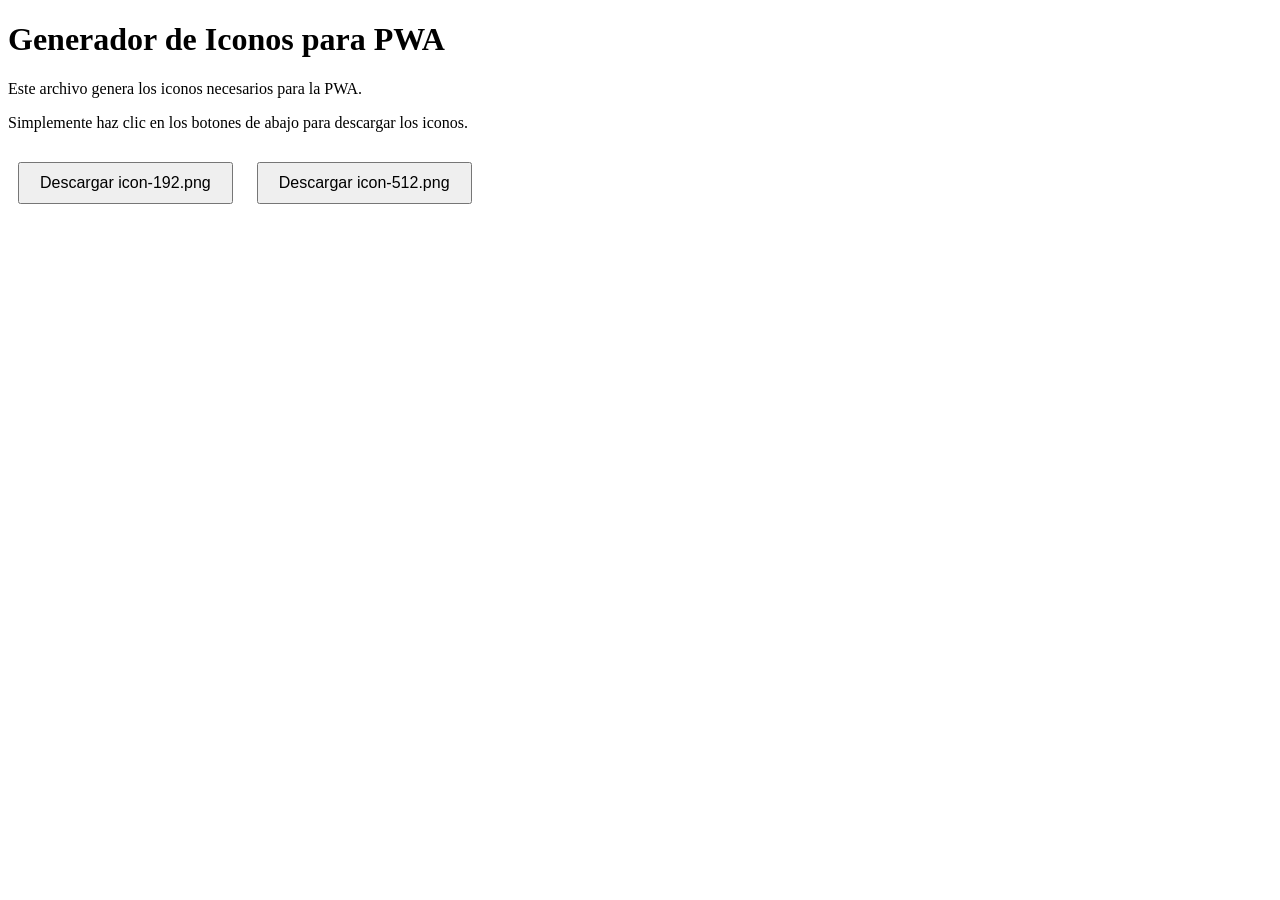
<file: generar-iconos.html>
<!DOCTYPE html>
<html lang="es">
<head>
    <meta charset="UTF-8">
    <title>Generar Iconos PWA</title>
</head>
<body>
    <h1>Generador de Iconos para PWA</h1>
    <p>Este archivo genera los iconos necesarios para la PWA.</p>
    <p>Simplemente haz clic en los botones de abajo para descargar los iconos.</p>
    
    <div style="margin: 20px 0;">
        <button onclick="generarIcono(192)" style="padding: 10px 20px; font-size: 16px; margin: 10px;">
            Descargar icon-192.png
        </button>
        <button onclick="generarIcono(512)" style="padding: 10px 20px; font-size: 16px; margin: 10px;">
            Descargar icon-512.png
        </button>
    </div>
    
    <canvas id="canvas" style="display: none;"></canvas>
    
    <script>
        function generarIcono(tamaño) {
            const canvas = document.getElementById('canvas');
            canvas.width = tamaño;
            canvas.height = tamaño;
            const ctx = canvas.getContext('2d');
            
            // Fondo azul con degradado
            const gradient = ctx.createLinearGradient(0, 0, tamaño, tamaño);
            gradient.addColorStop(0, '#2563eb');
            gradient.addColorStop(1, '#1e40af');
            ctx.fillStyle = gradient;
            ctx.fillRect(0, 0, tamaño, tamaño);
            
            // Dibujar icono de gráfica de barras (simplificado)
            const centerX = tamaño / 2;
            const centerY = tamaño / 2;
            const barWidth = tamaño * 0.08;
            const spacing = tamaño * 0.15;
            const maxHeight = tamaño * 0.4;
            
            // Color blanco para las barras
            ctx.fillStyle = '#ffffff';
            
            // Barra 1 (más baja)
            const bar1X = centerX - spacing * 1.5;
            const bar1Height = maxHeight * 0.6;
            ctx.fillRect(bar1X - barWidth / 2, centerY - bar1Height / 2, barWidth, bar1Height);
            
            // Barra 2 (media)
            const bar2X = centerX;
            const bar2Height = maxHeight * 0.9;
            ctx.fillRect(bar2X - barWidth / 2, centerY - bar2Height / 2, barWidth, bar2Height);
            
            // Barra 3 (alta)
            const bar3X = centerX + spacing * 1.5;
            const bar3Height = maxHeight;
            ctx.fillRect(bar3X - barWidth / 2, centerY - bar3Height / 2, barWidth, bar3Height);
            
            // Convertir a imagen y descargar
            canvas.toBlob(function(blob) {
                const url = URL.createObjectURL(blob);
                const link = document.createElement('a');
                link.href = url;
                link.download = `icon-${tamaño}.png`;
                link.click();
                URL.revokeObjectURL(url);
                alert(`✅ Icono icon-${tamaño}.png descargado. Guárdalo en la misma carpeta que index.html`);
            }, 'image/png');
        }
    </script>
</body>
</html>
</file>
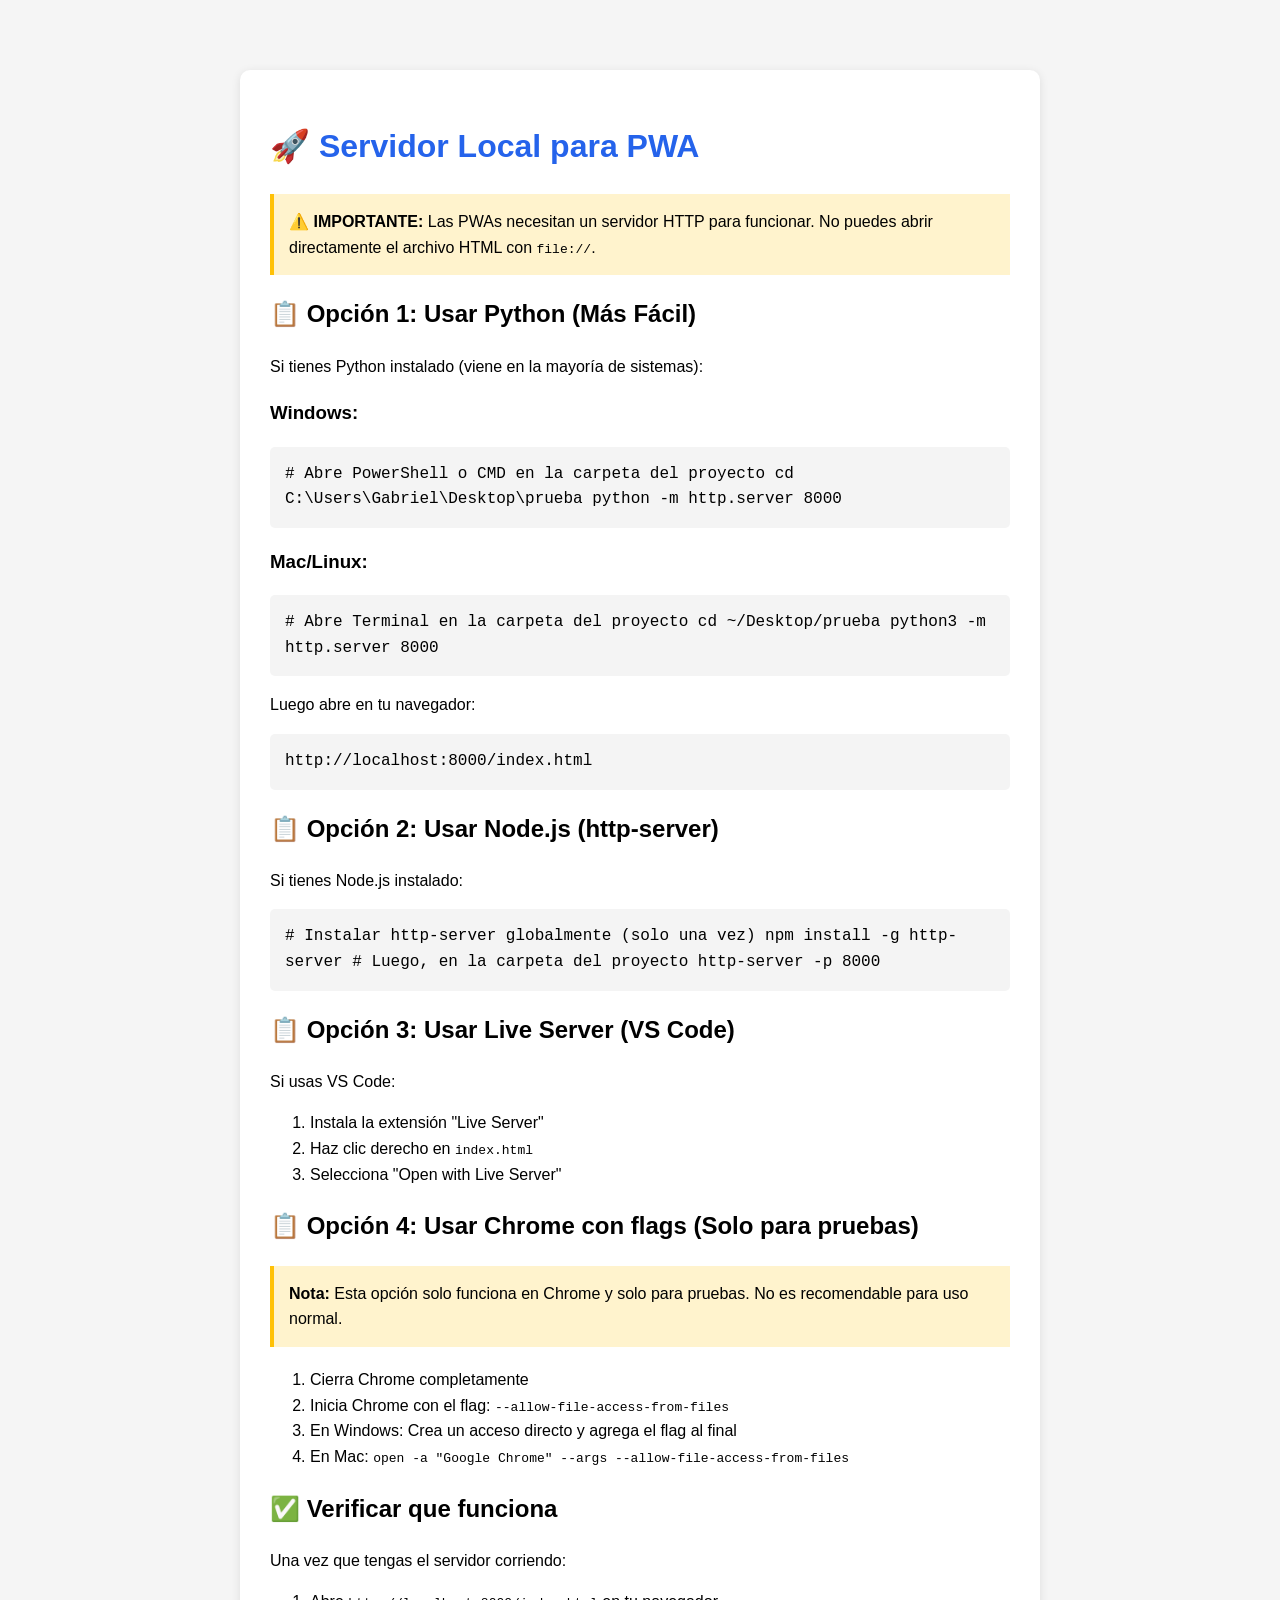
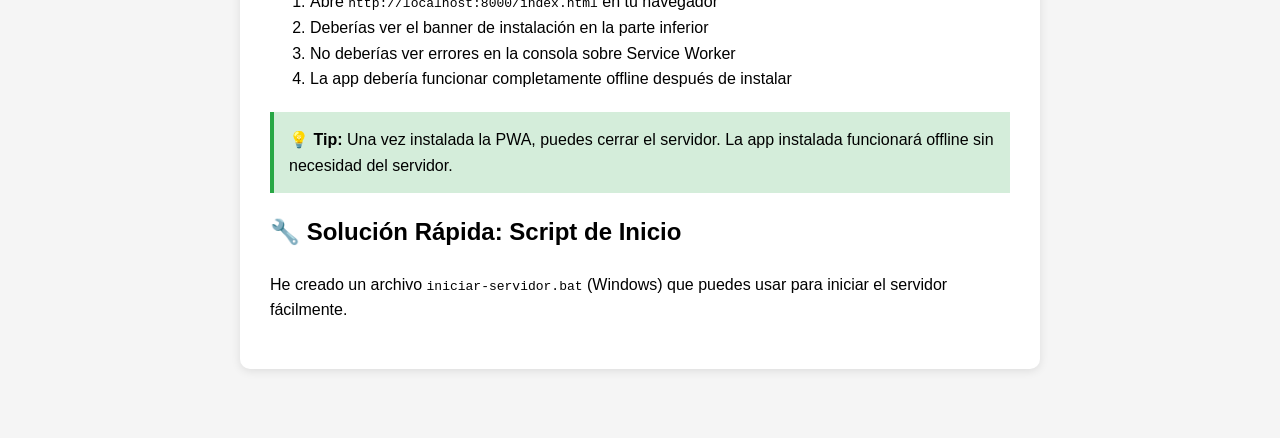
<file: servidor-local.html>
<!DOCTYPE html>
<html lang="es">
<head>
    <meta charset="UTF-8">
    <meta name="viewport" content="width=device-width, initial-scale=1.0">
    <title>Servidor Local - Instrucciones</title>
    <style>
        body {
            font-family: -apple-system, BlinkMacSystemFont, 'Segoe UI', Roboto, sans-serif;
            max-width: 800px;
            margin: 50px auto;
            padding: 20px;
            line-height: 1.6;
            background: #f5f5f5;
        }
        .container {
            background: white;
            padding: 30px;
            border-radius: 10px;
            box-shadow: 0 2px 10px rgba(0,0,0,0.1);
        }
        h1 { color: #2563eb; }
        .code {
            background: #f4f4f4;
            padding: 15px;
            border-radius: 5px;
            font-family: 'Courier New', monospace;
            margin: 10px 0;
            overflow-x: auto;
        }
        .warning {
            background: #fff3cd;
            border-left: 4px solid #ffc107;
            padding: 15px;
            margin: 20px 0;
        }
        .success {
            background: #d4edda;
            border-left: 4px solid #28a745;
            padding: 15px;
            margin: 20px 0;
        }
        button {
            background: #2563eb;
            color: white;
            border: none;
            padding: 12px 24px;
            border-radius: 5px;
            font-size: 16px;
            cursor: pointer;
            margin: 10px 5px;
        }
        button:hover {
            background: #1e40af;
        }
    </style>
</head>
<body>
    <div class="container">
        <h1>🚀 Servidor Local para PWA</h1>
        
        <div class="warning">
            <strong>⚠️ IMPORTANTE:</strong> Las PWAs necesitan un servidor HTTP para funcionar. 
            No puedes abrir directamente el archivo HTML con <code>file://</code>.
        </div>

        <h2>📋 Opción 1: Usar Python (Más Fácil)</h2>
        <p>Si tienes Python instalado (viene en la mayoría de sistemas):</p>
        
        <h3>Windows:</h3>
        <div class="code">
            # Abre PowerShell o CMD en la carpeta del proyecto
            cd C:\Users\Gabriel\Desktop\prueba
            python -m http.server 8000
        </div>
        
        <h3>Mac/Linux:</h3>
        <div class="code">
            # Abre Terminal en la carpeta del proyecto
            cd ~/Desktop/prueba
            python3 -m http.server 8000
        </div>
        
        <p>Luego abre en tu navegador:</p>
        <div class="code">
            http://localhost:8000/index.html
        </div>

        <h2>📋 Opción 2: Usar Node.js (http-server)</h2>
        <p>Si tienes Node.js instalado:</p>
        <div class="code">
            # Instalar http-server globalmente (solo una vez)
            npm install -g http-server
            
            # Luego, en la carpeta del proyecto
            http-server -p 8000
        </div>

        <h2>📋 Opción 3: Usar Live Server (VS Code)</h2>
        <p>Si usas VS Code:</p>
        <ol>
            <li>Instala la extensión "Live Server"</li>
            <li>Haz clic derecho en <code>index.html</code></li>
            <li>Selecciona "Open with Live Server"</li>
        </ol>

        <h2>📋 Opción 4: Usar Chrome con flags (Solo para pruebas)</h2>
        <div class="warning">
            <strong>Nota:</strong> Esta opción solo funciona en Chrome y solo para pruebas. 
            No es recomendable para uso normal.
        </div>
        <ol>
            <li>Cierra Chrome completamente</li>
            <li>Inicia Chrome con el flag: <code>--allow-file-access-from-files</code></li>
            <li>En Windows: Crea un acceso directo y agrega el flag al final</li>
            <li>En Mac: <code>open -a "Google Chrome" --args --allow-file-access-from-files</code></li>
        </ol>

        <h2>✅ Verificar que funciona</h2>
        <p>Una vez que tengas el servidor corriendo:</p>
        <ol>
            <li>Abre <code>http://localhost:8000/index.html</code> en tu navegador</li>
            <li>Deberías ver el banner de instalación en la parte inferior</li>
            <li>No deberías ver errores en la consola sobre Service Worker</li>
            <li>La app debería funcionar completamente offline después de instalar</li>
        </ol>

        <div class="success">
            <strong>💡 Tip:</strong> Una vez instalada la PWA, puedes cerrar el servidor. 
            La app instalada funcionará offline sin necesidad del servidor.
        </div>

        <h2>🔧 Solución Rápida: Script de Inicio</h2>
        <p>He creado un archivo <code>iniciar-servidor.bat</code> (Windows) que puedes usar para iniciar el servidor fácilmente.</p>
    </div>
</body>
</html>
</file>
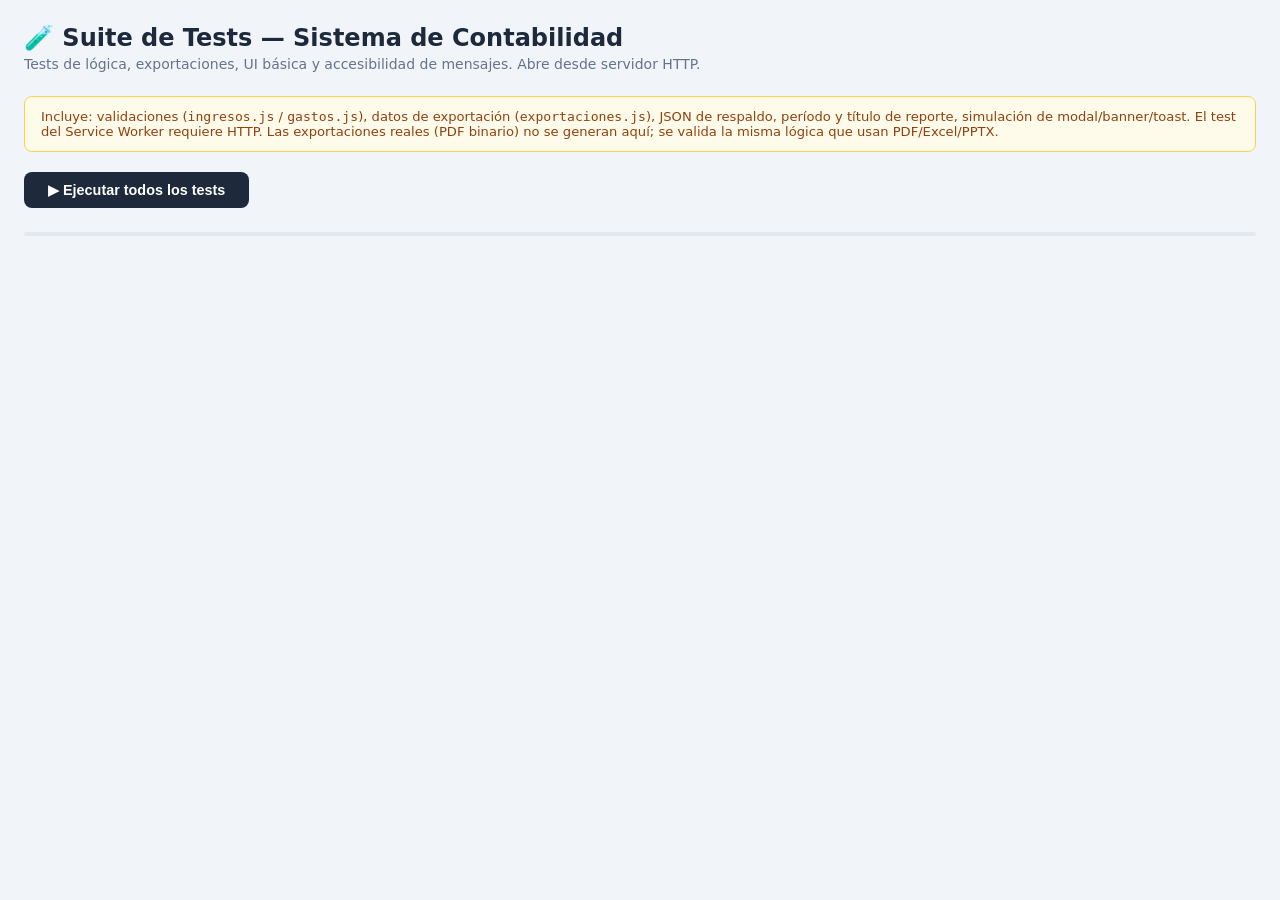
<file: tests/tests.html>
<!DOCTYPE html>
<html lang="es">
<head>
    <meta charset="UTF-8">
    <meta name="viewport" content="width=device-width, initial-scale=1.0">
    <title>Suite de Tests — Sistema de Contabilidad</title>
    <style>
        * { box-sizing: border-box; margin: 0; padding: 0; }
        body { font-family: 'Segoe UI', system-ui, sans-serif; background: #f1f5f9; color: #1e293b; padding: 24px; }
        h1 { font-size: 1.5rem; font-weight: 700; margin-bottom: 4px; }
        .subtitle { color: #64748b; font-size: 0.875rem; margin-bottom: 24px; }
        .summary { display: flex; gap: 12px; margin-bottom: 24px; flex-wrap: wrap; }
        .summary-box { background: white; border-radius: 10px; padding: 14px 20px; min-width: 120px; text-align: center; box-shadow: 0 1px 3px rgba(0,0,0,0.08); }
        .summary-box .num { font-size: 2rem; font-weight: 700; line-height: 1; }
        .summary-box .label { font-size: 0.75rem; color: #64748b; margin-top: 4px; }
        .num-pass { color: #10b981; }
        .num-fail { color: #ef4444; }
        .num-total { color: #3b82f6; }
        .suite { background: white; border-radius: 12px; margin-bottom: 16px; box-shadow: 0 1px 3px rgba(0,0,0,0.08); overflow: hidden; }
        .suite-header { padding: 14px 20px; font-weight: 600; font-size: 1rem; border-bottom: 1px solid #f1f5f9; display: flex; align-items: center; gap: 8px; }
        .suite-icon { font-size: 1.1rem; }
        .test-row { padding: 10px 20px; display: flex; align-items: flex-start; gap: 10px; border-bottom: 1px solid #f8fafc; font-size: 0.875rem; }
        .test-row:last-child { border-bottom: none; }
        .test-status { font-size: 1rem; flex-shrink: 0; margin-top: 1px; }
        .test-name { flex: 1; }
        .test-detail { color: #ef4444; font-size: 0.8rem; margin-top: 3px; font-family: monospace; background: #fff5f5; padding: 2px 6px; border-radius: 4px; }
        .btn-run { background: #1e293b; color: white; border: none; padding: 10px 24px; border-radius: 8px; font-size: 0.9rem; font-weight: 600; cursor: pointer; margin-bottom: 24px; }
        .btn-run:hover { background: #334155; }
        .running { opacity: 0.6; }
        .progress-bar { height: 4px; background: #e2e8f0; border-radius: 2px; margin-bottom: 20px; overflow: hidden; }
        .progress-fill { height: 100%; background: #10b981; transition: width 0.3s; border-radius: 2px; }
        .badge { display: inline-block; font-size: 0.7rem; font-weight: 700; padding: 2px 6px; border-radius: 10px; margin-left: 6px; }
        .badge-pass { background: #d1fae5; color: #065f46; }
        .badge-fail { background: #fee2e2; color: #991b1b; }
        .note { background: #fffbeb; border: 1px solid #fcd34d; border-radius: 8px; padding: 12px 16px; font-size: 0.82rem; color: #92400e; margin-bottom: 20px; }
    </style>
</head>
<body>

<h1>🧪 Suite de Tests — Sistema de Contabilidad</h1>
<p class="subtitle">Tests de lógica, exportaciones, UI básica y accesibilidad de mensajes. Abre desde servidor HTTP.</p>

<div class="note">
    Incluye: validaciones (<code>ingresos.js</code> / <code>gastos.js</code>), datos de exportación (<code>exportaciones.js</code>),
    JSON de respaldo, período y título de reporte, simulación de modal/banner/toast. El test del Service Worker requiere HTTP.
    Las exportaciones reales (PDF binario) no se generan aquí; se valida la misma lógica que usan PDF/Excel/PPTX.
</div>

<button class="btn-run" id="btn-run" onclick="runAllTests()">▶ Ejecutar todos los tests</button>

<div class="progress-bar"><div class="progress-fill" id="progress" style="width:0%"></div></div>

<div class="summary" id="summary" style="display:none">
    <div class="summary-box"><div class="num num-total" id="cnt-total">0</div><div class="label">Total</div></div>
    <div class="summary-box"><div class="num num-pass" id="cnt-pass">0</div><div class="label">Pasaron</div></div>
    <div class="summary-box"><div class="num num-fail" id="cnt-fail">0</div><div class="label">Fallaron</div></div>
    <div class="summary-box"><div class="num" id="cnt-skip" style="color:#f59e0b">0</div><div class="label">Omitidos</div></div>
</div>

<div id="results"></div>

<script src="../perfilManager.js"></script>
<script src="../ingresos.js"></script>
<script src="../gastos.js"></script>
<script src="../exportaciones.js"></script>

<script>
// ─────────────────────────────────────────────
// RUNNER MÍNIMO
// ─────────────────────────────────────────────
const _suites = [];
let _currentSuite = null;

function describe(nombre, fn) {
    _currentSuite = { nombre, tests: [] };
    _suites.push(_currentSuite);
    fn();
    _currentSuite = null;
}

function it(nombre, fn) {
    if (!_currentSuite) return;
    _currentSuite.tests.push({ nombre, fn });
}

function expect(valor) {
    return {
        toBe(esperado) {
            if (valor !== esperado) throw new Error(`esperado ${JSON.stringify(esperado)}, recibido ${JSON.stringify(valor)}`);
        },
        toEqual(esperado) {
            if (JSON.stringify(valor) !== JSON.stringify(esperado))
                throw new Error(`esperado ${JSON.stringify(esperado)}, recibido ${JSON.stringify(valor)}`);
        },
        toBeTruthy() {
            if (!valor) throw new Error(`esperado truthy, recibido ${JSON.stringify(valor)}`);
        },
        toBeFalsy() {
            if (valor) throw new Error(`esperado falsy, recibido ${JSON.stringify(valor)}`);
        },
        toBeGreaterThan(n) {
            if (!(valor > n)) throw new Error(`esperado > ${n}, recibido ${valor}`);
        },
        toBeGreaterThanOrEqual(n) {
            if (!(valor >= n)) throw new Error(`esperado >= ${n}, recibido ${valor}`);
        },
        toBeLessThan(n) {
            if (!(valor < n)) throw new Error(`esperado < ${n}, recibido ${valor}`);
        },
        toContain(sub) {
            if (!String(valor).includes(String(sub))) throw new Error(`"${valor}" no contiene "${sub}"`);
        },
        toBeNull() {
            if (valor !== null) throw new Error(`esperado null, recibido ${JSON.stringify(valor)}`);
        },
        toBeArray() {
            if (!Array.isArray(valor)) throw new Error(`esperado array, recibido ${typeof valor}`);
        },
        toHaveLength(n) {
            if (!valor || valor.length !== n) throw new Error(`esperado longitud ${n}, recibido ${valor ? valor.length : 'undefined'}`);
        },
        toMatch(regex) {
            if (!regex.test(String(valor))) throw new Error(`"${valor}" no coincide con ${regex}`);
        }
    };
}

async function runAllTests() {
    const btn = document.getElementById('btn-run');
    btn.disabled = true;
    btn.textContent = '⏳ Ejecutando...';

    const resultsEl = document.getElementById('results');
    resultsEl.innerHTML = '';

    let totalPass = 0, totalFail = 0, totalSkip = 0, totalAll = 0;
    const allTests = _suites.reduce((acc, s) => acc + s.tests.length, 0);

    for (const suite of _suites) {
        const suiteEl = document.createElement('div');
        suiteEl.className = 'suite';

        const headerEl = document.createElement('div');
        headerEl.className = 'suite-header';
        headerEl.innerHTML = `<span class="suite-icon">📋</span> ${escHtml(suite.nombre)}`;
        suiteEl.appendChild(headerEl);

        let suitePass = 0, suiteFail = 0;

        for (const test of suite.tests) {
            totalAll++;
            const rowEl = document.createElement('div');
            rowEl.className = 'test-row';

            try {
                const result = test.fn();
                if (result && typeof result.then === 'function') await result;

                totalPass++; suitePass++;
                rowEl.innerHTML = `<span class="test-status">✅</span><span class="test-name">${escHtml(test.nombre)}</span>`;
            } catch (err) {
                if (err && err.message && err.message.startsWith('SKIP:')) {
                    totalSkip++;
                    rowEl.innerHTML = `<span class="test-status">⏭️</span><span class="test-name">${escHtml(test.nombre)} <em style="color:#94a3b8;font-size:0.8rem">${escHtml(err.message.replace('SKIP:','').trim())}</em></span>`;
                } else {
                    totalFail++; suiteFail++;
                    rowEl.innerHTML = `
                        <span class="test-status">❌</span>
                        <div class="test-name">
                            ${escHtml(test.nombre)}
                            <div class="test-detail">${escHtml(err && err.message ? err.message : String(err))}</div>
                        </div>`;
                }
            }

            suiteEl.appendChild(rowEl);
            document.getElementById('progress').style.width = ((totalAll / allTests) * 100) + '%';
            await tick();
        }

        const badge = suitePass === suite.tests.length - 0
            ? `<span class="badge badge-pass">${suitePass}/${suite.tests.length}</span>`
            : `<span class="badge badge-fail">${suiteFail} fallaron</span>`;
        headerEl.innerHTML = `<span class="suite-icon">📋</span> ${escHtml(suite.nombre)} ${badge}`;

        resultsEl.appendChild(suiteEl);
    }

    document.getElementById('cnt-total').textContent = totalAll;
    document.getElementById('cnt-pass').textContent = totalPass;
    document.getElementById('cnt-fail').textContent = totalFail;
    document.getElementById('cnt-skip').textContent = totalSkip;
    document.getElementById('summary').style.display = 'flex';
    document.getElementById('progress').style.width = '100%';
    document.getElementById('progress').style.background = totalFail > 0 ? '#ef4444' : '#10b981';

    btn.disabled = false;
    btn.textContent = '▶ Ejecutar de nuevo';
}

function tick() { return new Promise(r => setTimeout(r, 0)); }
function escHtml(s) { return String(s).replace(/&/g,'&amp;').replace(/</g,'&lt;').replace(/>/g,'&gt;').replace(/"/g,'&quot;'); }
function skipSi(cond, motivo) { if (cond) throw new Error('SKIP: ' + motivo); }

// ─────────────────────────────────────────────
// HELPERS MOCK — replica la lógica pura de app.js
// (no necesitamos DOM para estas funciones)
// ─────────────────────────────────────────────
function obtenerFechaLocal() {
    const ahora = new Date();
    const año = ahora.getFullYear();
    const mes = String(ahora.getMonth() + 1).padStart(2, '0');
    const dia = String(ahora.getDate()).padStart(2, '0');
    return `${año}-${mes}-${dia}`;
}

function formatearMoneda(monto) {
    return new Intl.NumberFormat('es-MX', { style: 'currency', currency: 'MXN', minimumFractionDigits: 2 }).format(monto);
}

function formatearFecha(fecha) {
    return new Date(fecha + 'T00:00:00').toLocaleDateString('es-ES', { year: 'numeric', month: 'long', day: 'numeric' });
}

function normalizarCategoria(cat) { return (cat || '').toString().trim().toLowerCase(); }

function obtenerMontoIngreso(ingreso) {
    if (typeof ingreso.monto === 'number' && Number.isFinite(ingreso.monto)) return ingreso.monto;
    const m = Number(ingreso.monto);
    if (Number.isFinite(m)) return m;
    const t = Number(ingreso.total);
    if (Number.isFinite(t)) return t;
    const c = Number(ingreso.cantidad), p = Number(ingreso.precio);
    if (Number.isFinite(c) && Number.isFinite(p)) return c * p;
    return 0;
}

// ─────────────────────────────────────────────
// SUITE 1 — Ingresos: lógica de validación
// ─────────────────────────────────────────────
describe('Ingresos — validaciones', () => {
    const VI = window.ModIngresos.validarIngreso;

    it('acepta un ingreso válido', () => {
        expect(VI('2026-01-15', 'Venta producto', 500)).toBeNull();
    });

    it('rechaza monto = 0', () => {
        expect(VI('2026-01-15', 'Test', 0)).toBeTruthy();
    });

    it('rechaza monto negativo', () => {
        expect(VI('2026-01-15', 'Test', -100)).toBeTruthy();
    });

    it('rechaza descripción vacía', () => {
        expect(VI('2026-01-15', '', 100)).toBeTruthy();
    });

    it('rechaza descripción solo espacios', () => {
        expect(VI('2026-01-15', '   ', 100)).toBeTruthy();
    });

    it('rechaza fecha inválida (string vacío)', () => {
        expect(VI('', 'Test', 100)).toBeTruthy();
    });

    it('rechaza fecha inválida (texto no fecha)', () => {
        expect(VI('no-es-fecha', 'Test', 100)).toBeTruthy();
    });

    it('rechaza fecha futura', () => {
        const futuro = new Date();
        futuro.setDate(futuro.getDate() + 5);
        const fechaFutura = futuro.toISOString().split('T')[0];
        expect(VI(fechaFutura, 'Test', 100)).toBeTruthy();
    });

    it('acepta fecha de hoy (no es futura)', () => {
        expect(VI(obtenerFechaLocal(), 'Test hoy', 200)).toBeNull();
    });
});

// ─────────────────────────────────────────────
// SUITE 2 — Gastos: lógica de validación
// ─────────────────────────────────────────────
describe('Gastos — validaciones', () => {
    const VG = window.ModGastos.validarGasto;

    it('acepta un gasto válido', () => {
        expect(VG('2026-02-10', 'Compra insumos', 300)).toBeNull();
    });

    it('rechaza monto = 0', () => {
        expect(VG('2026-02-10', 'Test', 0)).toBeTruthy();
    });

    it('rechaza descripción vacía', () => {
        expect(VG('2026-02-10', '', 50)).toBeTruthy();
    });

    it('rechaza fecha futura', () => {
        const futuro = new Date();
        futuro.setDate(futuro.getDate() + 1);
        expect(VG(futuro.toISOString().split('T')[0], 'Test', 50)).toBeTruthy();
    });

    it('rechaza fecha inválida', () => {
        expect(VG('2026-13-45', 'Test', 50)).toBeTruthy();
    });
});

// ─────────────────────────────────────────────
// SUITE 3 — Cálculo de montos
// ─────────────────────────────────────────────
describe('Cálculo de montos (obtenerMontoIngreso)', () => {
    it('usa campo monto si existe', () => {
        expect(obtenerMontoIngreso({ monto: 1500 })).toBe(1500);
    });

    it('usa campo total como fallback', () => {
        expect(obtenerMontoIngreso({ total: 800 })).toBe(800);
    });

    it('calcula cantidad × precio como fallback', () => {
        expect(obtenerMontoIngreso({ cantidad: 3, precio: 200 })).toBe(600);
    });

    it('retorna 0 si no hay dato numérico', () => {
        expect(obtenerMontoIngreso({ descripcion: 'sin monto' })).toBe(0);
    });

    it('retorna 0 si monto es NaN', () => {
        expect(obtenerMontoIngreso({ monto: 'abc' })).toBe(0);
    });

    it('acepta montos decimales', () => {
        expect(obtenerMontoIngreso({ monto: 99.99 })).toBe(99.99);
    });
});

// ─────────────────────────────────────────────
// SUITE 4 — Formato de moneda y fechas
// ─────────────────────────────────────────────
describe('Formateo — moneda y fechas', () => {
    it('formatea moneda en MXN', () => {
        const resultado = formatearMoneda(1500);
        expect(resultado).toContain('1');
        expect(resultado).toContain('500');
    });

    it('formatea fecha YYYY-MM-DD a texto legible', () => {
        const resultado = formatearFecha('2026-01-15');
        expect(resultado).toContain('2026');
        expect(resultado).toContain('15');
    });

    it('formatearMoneda con 0 produce resultado sin error', () => {
        const resultado = formatearMoneda(0);
        expect(typeof resultado).toBe('string');
        expect(resultado.length).toBeGreaterThan(0);
    });
});

// ─────────────────────────────────────────────
// SUITE 5 — Normalización de categorías
// ─────────────────────────────────────────────
describe('Normalización de categorías', () => {
    it('normaliza a minúsculas', () => {
        expect(normalizarCategoria('INVENTARIO')).toBe('inventario');
    });

    it('hace trim de espacios', () => {
        expect(normalizarCategoria('  sueldos  ')).toBe('sueldos');
    });

    it('retorna string vacío para null', () => {
        expect(normalizarCategoria(null)).toBe('');
    });

    it('retorna string vacío para undefined', () => {
        expect(normalizarCategoria(undefined)).toBe('');
    });

    it('acepta categorías personalizadas', () => {
        expect(normalizarCategoria('Mi Categoría Custom')).toBe('mi categoría custom');
    });
});

// ─────────────────────────────────────────────
// SUITE 6 — PerfilManager: operaciones en memoria
// (sin IndexedDB — usa solo la lógica de localStorage mock)
// ─────────────────────────────────────────────
describe('PerfilManager — lógica de perfiles', () => {
    const PM = window.PerfilManager;

    it('PerfilManager está disponible', () => {
        expect(typeof PM).toBe('object');
        expect(typeof PM.crearPerfil).toBe('function');
    });

    it('crearPerfil genera un objeto con id, nombre y createdAt', () => {
        const p = PM.crearPerfil('Tesorería Test');
        expect(typeof p.id).toBe('string');
        expect(p.nombre).toBe('Tesorería Test');
        expect(typeof p.createdAt).toBe('string');
        // Limpiar: eliminar el perfil de la lista
        PM.eliminarPerfilDeLista(p.id);
    });

    it('crearPerfil con nombre vacío asigna "Sin nombre"', () => {
        const p = PM.crearPerfil('');
        expect(p.nombre).toBe('Sin nombre');
        PM.eliminarPerfilDeLista(p.id);
    });

    it('leerPerfiles retorna un array', () => {
        const lista = PM.leerPerfiles();
        expect(Array.isArray(lista)).toBe(true);
    });

    it('crearPerfil agrega el perfil a la lista', () => {
        const antes = PM.leerPerfiles().length;
        const p = PM.crearPerfil('Perfil Temp');
        const despues = PM.leerPerfiles().length;
        expect(despues).toBe(antes + 1);
        PM.eliminarPerfilDeLista(p.id);
    });

    it('eliminarPerfilDeLista remueve el perfil', () => {
        const p = PM.crearPerfil('A eliminar');
        PM.eliminarPerfilDeLista(p.id);
        const encontrado = PM.leerPerfiles().find(x => x.id === p.id);
        expect(encontrado).toBeFalsy();
    });

    it('perfilPorId retorna null si no existe', () => {
        const resultado = PM.perfilPorId('id-que-no-existe-xyz-999');
        expect(resultado).toBeNull();
    });

    it('perfilPorId encuentra un perfil existente', () => {
        const p = PM.crearPerfil('Buscar este');
        const encontrado = PM.perfilPorId(p.id);
        expect(encontrado).toBeTruthy();
        expect(encontrado.nombre).toBe('Buscar este');
        PM.eliminarPerfilDeLista(p.id);
    });

    it('slugCachePerfil genera slug URL-safe', () => {
        const slug = PM.slugCachePerfil('p_1234', 'Tesorería Oaxaca');
        expect(slug).toContain('tesoreria');
        expect(slug).not.toContain(' ');
        expect(slug).not.toContain('í');
    });

    it('slugCachePerfil con nombre vacío usa el id', () => {
        const slug = PM.slugCachePerfil('p_abc123', '');
        expect(slug.length).toBeGreaterThan(0);
    });

    it('nombreStoreVentas genera nombre correcto', () => {
        const nombre = PM.nombreStoreVentas('p_12345');
        expect(nombre).toBe('ventas_perfil_p_12345');
    });

    it('nombreStoreGastos genera nombre correcto', () => {
        const nombre = PM.nombreStoreGastos('p_12345');
        expect(nombre).toBe('gastos_perfil_p_12345');
    });

    it('sanitizarIdStore reemplaza caracteres no permitidos', () => {
        const resultado = PM.sanitizarIdStore('id con espacios!');
        expect(resultado).not.toContain(' ');
        expect(resultado).not.toContain('!');
    });
});

// ─────────────────────────────────────────────
// SUITE 7 — Migración de datos legacy
// ─────────────────────────────────────────────
describe('Migración legacy localStorage', () => {
    const PM = window.PerfilManager;
    const LS_KEY = 'contabilidad_migracion_perfiles_v1';

    it('migrarListaPerfilesYLegacyLS no lanza excepciones', () => {
        // Guardar estado previo para no contaminar
        const prev = localStorage.getItem(LS_KEY);
        try {
            localStorage.removeItem(LS_KEY);
            let threw = false;
            try { PM.migrarListaPerfilesYLegacyLS(); } catch { threw = true; }
            expect(threw).toBe(false);
        } finally {
            // Restaurar
            if (prev !== null) localStorage.setItem(LS_KEY, prev);
        }
    });

    it('después de migrar, existe al menos un perfil', () => {
        const lista = PM.leerPerfiles();
        expect(lista.length).toBeGreaterThanOrEqual(1);
    });

    it('claveLSVentas y claveLSGastos generan claves distintas para el mismo perfil', () => {
        const kv = PM.claveLSVentas('default');
        const kg = PM.claveLSGastos('default');
        expect(kv).not.toBe(kg);
    });
});

// ─────────────────────────────────────────────
// SUITE 8 — Exportaciones: validaciones de estructura JSON
// ─────────────────────────────────────────────
describe('Exportaciones — validación de estructura JSON', () => {
    function validarEstructuraImport(datos) {
        if (!datos || typeof datos !== 'object') return 'No es un objeto';
        if (!Array.isArray(datos.ventas)) return 'ventas no es array';
        if (!Array.isArray(datos.gastos)) return 'gastos no es array';
        return null;
    }

    it('acepta estructura JSON válida (schema v3)', () => {
        const datos = {
            ventas: [{ id: 1, fecha: '2026-01-01', descripcion: 'Test', monto: 100 }],
            gastos: [],
            schema: 'contabilidad-multi-perfil-v1',
            version: '3.0'
        };
        expect(validarEstructuraImport(datos)).toBeNull();
    });

    it('rechaza JSON sin campo ventas', () => {
        const err = validarEstructuraImport({ gastos: [] });
        expect(err).toBeTruthy();
    });

    it('rechaza JSON sin campo gastos', () => {
        const err = validarEstructuraImport({ ventas: [] });
        expect(err).toBeTruthy();
    });

    it('rechaza JSON nulo', () => {
        const err = validarEstructuraImport(null);
        expect(err).toBeTruthy();
    });

    it('acepta arrays vacíos (perfil sin registros)', () => {
        const err = validarEstructuraImport({ ventas: [], gastos: [] });
        expect(err).toBeNull();
    });

    it('deduplicación por ID: no duplica registros existentes', () => {
        const actuales = [
            { id: 1, descripcion: 'Existente', monto: 100 },
            { id: 2, descripcion: 'Otro', monto: 200 }
        ];
        const nuevos = [
            { id: 2, descripcion: 'Duplicado', monto: 999 },
            { id: 3, descripcion: 'Nuevo real', monto: 50 }
        ];
        const idsActuales = new Set(actuales.map(v => v.id));
        const filtrados = nuevos.filter(v => !idsActuales.has(v.id));
        expect(filtrados.length).toBe(1);
        expect(filtrados[0].id).toBe(3);
    });
});

// ─────────────────────────────────────────────
// SUITE 9 — Service Worker: versión de caché
// ─────────────────────────────────────────────
describe('Service Worker — versión de caché', () => {
    it('la versión de caché es accesible vía fetch del SW', async () => {
        skipSi(location.protocol === 'file:', 'requiere servidor HTTP para fetch del SW');
        const resp = await fetch('../service-worker.js');
        skipSi(!resp.ok, 'no se pudo cargar service-worker.js');
        const texto = await resp.text();
        const match = texto.match(/APP_CACHE_VERSION\s*=\s*['"](\d+)['"]/);
        expect(match).toBeTruthy();
        const version = parseInt(match[1], 10);
        expect(version).toBeGreaterThanOrEqual(4);
    });
});

// ─────────────────────────────────────────────
// SUITE 10 — Mensajes de error y confirmaciones
// ─────────────────────────────────────────────
describe('Mensajes de error — textos esperados', () => {
    const VI = window.ModIngresos.validarIngreso;
    const VG = window.ModGastos.validarGasto;

    it('validación de ingreso con monto 0 produce mensaje de error', () => {
        const err = VI('2026-01-01', 'Test', 0);
        expect(err).toBe('El monto debe ser mayor a cero');
    });

    it('validación de gasto con descripción vacía produce mensaje de error', () => {
        const err = VG('2026-01-01', '', 100);
        expect(err).toBe('La descripción no puede estar vacía');
    });

    it('ingreso válido no produce mensaje de error', () => {
        expect(VI('2026-01-01', 'Ingreso real', 500)).toBeNull();
    });

    it('fecha de hoy es válida (no futura)', () => {
        const hoy = obtenerFechaLocal();
        expect(VI(hoy, 'Hoy', 1)).toBeNull();
    });

    it('monto 0.01 es válido (mayor que cero)', () => {
        expect(VI('2026-01-01', 'Mínimo', 0.01)).toBeNull();
    });
});

// ─────────────────────────────────────────────
// SUITE 11 — Exportaciones: período, título y pie (PDF/Excel/PPTX comparten lógica)
// ─────────────────────────────────────────────
describe('Exportaciones — período, título y pie', () => {
    const ME = window.ModExportaciones;
    const TEXTO_PIE_APP = 'Generado con Sistema de Contabilidad — 100% offline';

    function depsMock(ventas, gastos) {
        return {
            getVentas: () => ventas,
            getGastos: () => gastos,
            formatearFecha: formatearFecha,
            TEXTO_PIE_FORMAL_EXPORT: TEXTO_PIE_APP,
            getNombrePerfil: () => 'Tesorería Demo',
            getPerfilId: () => 'p_demo_1'
        };
    }

    it('TITULO_REPORTE es el encabezado unificado de reportes', () => {
        expect(ME.TITULO_REPORTE).toContain('Reporte de Contabilidad');
    });

    it('texto de período con rango explícito incluye ambas fechas formateadas', () => {
        const v = [{ id: 1, fecha: '2026-03-01', descripcion: 'A', precio: 10, cantidad: 1, total: 10 }];
        const g = [];
        const d = depsMock(v, g);
        const vf = ME.filtrarRegistrosPorFecha(v, (x) => x.fecha, '2026-03-01', '2026-03-15');
        const gf = ME.filtrarRegistrosPorFecha(g, (x) => x.fecha, '2026-03-01', '2026-03-15');
        const texto = ME.obtenerTextoPeriodoPdf(d, '2026-03-01', '2026-03-15', v, g, vf, gf);
        expect(texto.indexOf('Período:')).toBe(0);
        expect(texto).toContain('2026');
    });

    it('sin movimientos: período indica ausencia de datos', () => {
        const d = depsMock([], []);
        const texto = ME.obtenerTextoPeriodoPdf(d, '', '', [], [], [], []);
        expect(texto).toBe('Período: sin movimientos registrados');
    });

    it('pie de exportación coincide con el usado en la app (deps)', () => {
        const d = depsMock([], []);
        expect(d.TEXTO_PIE_FORMAL_EXPORT).toBe(TEXTO_PIE_APP);
    });
});

// ─────────────────────────────────────────────
// SUITE 12 — Exportaciones: JSON y metadatos
// ─────────────────────────────────────────────
describe('Exportaciones — JSON de respaldo (metadatos)', () => {
    const ME = window.ModExportaciones;

    it('payload incluye schema, version, perfilId, perfilNombre, exportadoEn', () => {
        const deps = {
            getVentas: () => [{ id: 1, fecha: '2026-01-01', descripcion: 'V', precio: 1, cantidad: 1, total: 1 }],
            getGastos: () => [],
            getPerfilId: () => 'p_test_99',
            getNombrePerfil: () => 'Mi Tesorería'
        };
        const p = ME.construirPayloadBackupJSON(deps);
        expect(p.schema).toBe(ME.JSON_SCHEMA);
        expect(p.version).toBe(ME.JSON_VERSION);
        expect(p.perfilId).toBe('p_test_99');
        expect(p.perfilNombre).toBe('Mi Tesorería');
        expect(p.totalVentas).toBe(1);
        expect(p.totalGastos).toBe(0);
        expect(p.exportadoEn).toMatch(/^\d{4}-\d{2}-\d{2}T/);
        expect(Array.isArray(p.ventas)).toBe(true);
        expect(Array.isArray(p.gastos)).toBe(true);
    });
});

// ─────────────────────────────────────────────
// SUITE 13 — Exportaciones: tablas = todos los registros del perfil (sin filtro de fechas)
// ─────────────────────────────────────────────
describe('Exportaciones — registros en tablas (perfil activo)', () => {
    const ME = window.ModExportaciones;

    it('sin filtro de fechas, incluye todos los ingresos y gastos', () => {
        const ventas = [
            { id: 1, fecha: '2026-01-10', descripcion: 'A', precio: 100, cantidad: 1, total: 100 },
            { id: 2, fecha: '2026-02-20', descripcion: 'B', precio: 200, cantidad: 1, total: 200 }
        ];
        const gastos = [{ id: 3, fecha: '2026-01-15', descripcion: 'G', monto: 50, categoria: 'x' }];
        const vf = ME.filtrarRegistrosPorFecha(ventas, (v) => v.fecha, '', '');
        const gf = ME.filtrarRegistrosPorFecha(gastos, (g) => g.fecha, '', '');
        expect(vf.length).toBe(2);
        expect(gf.length).toBe(1);
    });

    it('con filtro de fechas, excluye fuera de rango', () => {
        const ventas = [
            { id: 1, fecha: '2026-01-05', descripcion: 'A', precio: 1, cantidad: 1, total: 1 },
            { id: 2, fecha: '2026-03-01', descripcion: 'B', precio: 1, cantidad: 1, total: 1 }
        ];
        const vf = ME.filtrarRegistrosPorFecha(ventas, (v) => v.fecha, '2026-01-01', '2026-01-31');
        expect(vf.length).toBe(1);
        expect(vf[0].id).toBe(1);
    });
});

// ─────────────────────────────────────────────
// SUITE 14 — UI: modal de eliminación (regla de habilitar botón)
// ─────────────────────────────────────────────
describe('UI — modal eliminación de tesorería', () => {
    function puedeEliminarDefinitivo(valorInput, nombreReferencia) {
        return valorInput.trim() === nombreReferencia.trim();
    }

    it('botón lógico deshabilitado hasta coincidencia exacta del nombre', () => {
        expect(puedeEliminarDefinitivo('Otro', 'Tesorería A')).toBe(false);
        expect(puedeEliminarDefinitivo('Tesorería A', 'Tesorería A')).toBe(true);
    });

    it('respeta espacios al inicio/final del input', () => {
        expect(puedeEliminarDefinitivo('  Nombre  ', 'Nombre')).toBe(true);
    });
});

// ─────────────────────────────────────────────
// SUITE 15 — UI: banner de actualización
// ─────────────────────────────────────────────
describe('UI — banner de actualización', () => {
    it('clic en Actualizar envía SKIP_WAITING al service worker', () => {
        const mensajes = [];
        const sw = {
            postMessage(m) {
                mensajes.push(m);
            }
        };
        const wrap = document.createElement('div');
        wrap.id = 'test-banner-wrap';
        const btn = document.createElement('button');
        btn.type = 'button';
        btn.id = 'test-btn-actualizar-sw';
        btn.addEventListener('click', () => sw.postMessage({ type: 'SKIP_WAITING' }));
        wrap.appendChild(btn);
        document.body.appendChild(wrap);
        btn.click();
        expect(mensajes.length).toBe(1);
        expect(mensajes[0].type).toBe('SKIP_WAITING');
        wrap.remove();
    });
});

// ─────────────────────────────────────────────
// SUITE 16 — UI: toast (mensaje flotante)
// ─────────────────────────────────────────────
describe('UI — toast con mensajes de validación', () => {
    it('muestra el texto de error específico de validarIngreso', () => {
        const el = document.createElement('div');
        el.id = 'mensaje-exito';
        document.body.appendChild(el);
        const err = window.ModIngresos.validarIngreso('2026-01-01', '', 100);
        el.textContent = err;
        el.className = 'mensaje-flotante show';
        expect(el.textContent).toBe('La descripción no puede estar vacía');
        expect(el.classList.contains('show')).toBe(true);
        el.remove();
    });
});
</script>
</body>
</html>
</file>
